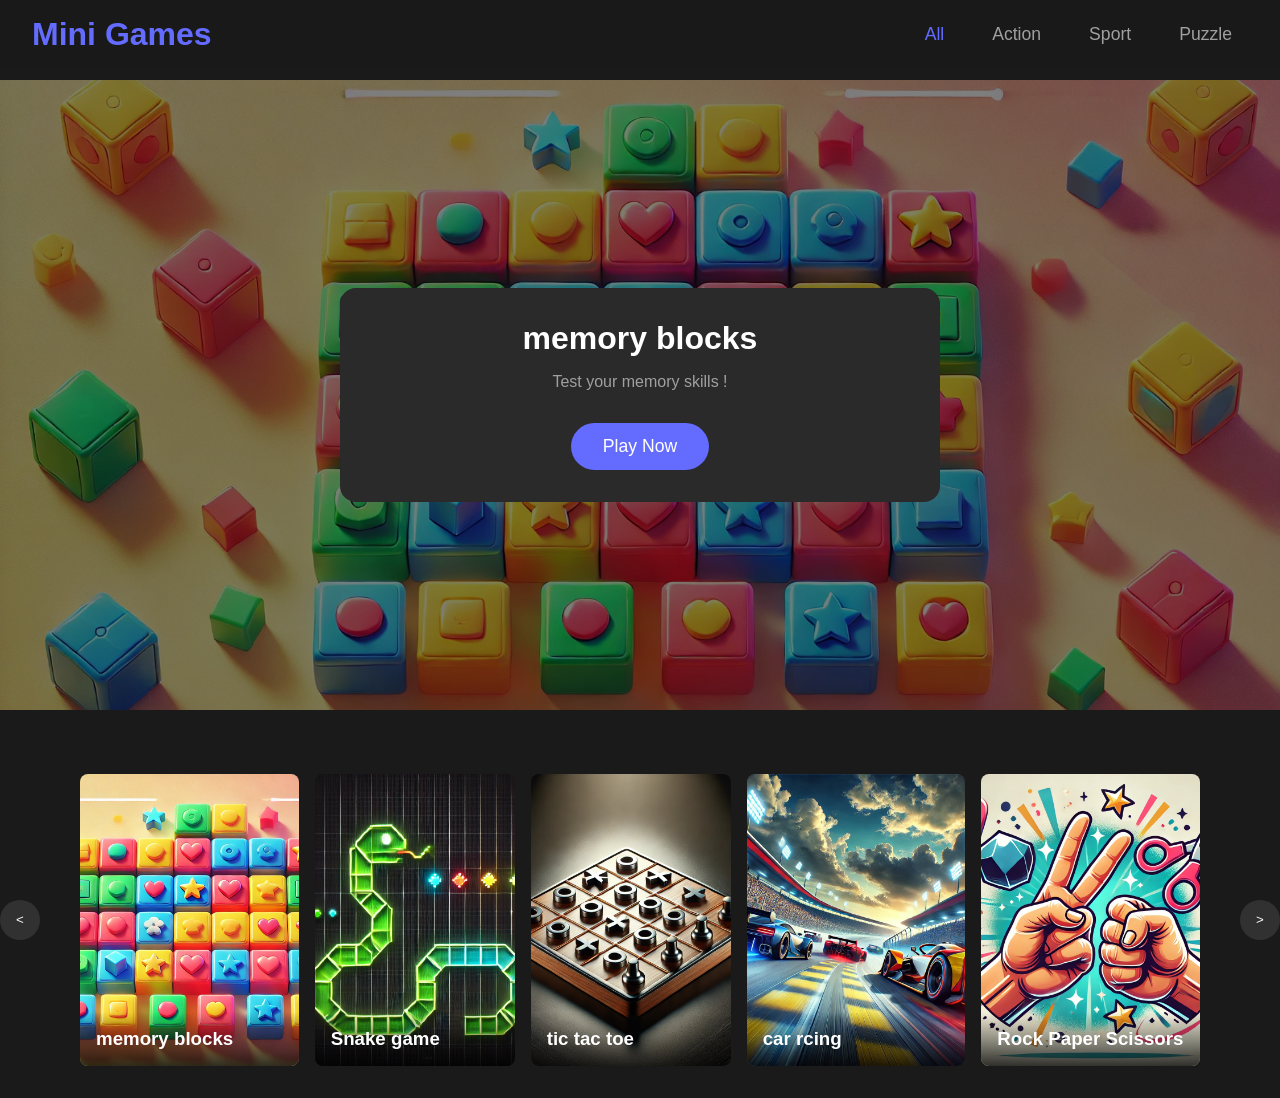
<file: index.html>
<!DOCTYPE html>
<html lang="en">
<head>
    <meta charset="UTF-8">
    <meta name="viewport" content="width=device-width, initial-scale=1.0">
    <title>Mini Games</title>
    <link rel="shortcut icon" href="MinigameGame.png" type="image/x-icon">
    <link rel="stylesheet" href="style.css">
 </head> 
<body>
    <nav class="navbar">
    <div class="nav-logo">Mini Games</div>
    <div class="hamburger" onclick="toggleMenu()">
        <div></div>
        <div></div>
        <div></div>
    </div>
    <div class="nav-categories">
        <button class="category-btn active" data-category="all">All</button>
        <button class="category-btn" data-category="Action">Action</button>
        <button class="category-btn" data-category="Sport">Sport</button>
        <button class="category-btn" data-category="Puzzle">Puzzle</button>
    </div>
</nav>

    <main>
        <div class="featured-game">
            <div class="game-card featured">
                <h2>Dragon Quest</h2>
                <p>Embark on an epic journey through magical realms</p>
                <button class="play-btn" >Play Now</button>
            </div>
        </div>

        <div class="game-carousel">
            <button class="scroll-btn left">&lt;</button>
            <div class="carousel-container">
                <div class="carousel-track">
                    <!-- Games will be inserted here by JavaScript -->
                </div>
            </div>
            <button class="scroll-btn right">&gt;</button>
        </div>
    </main>
    <script src="main.js"></script>
</body>
</html>
</file>
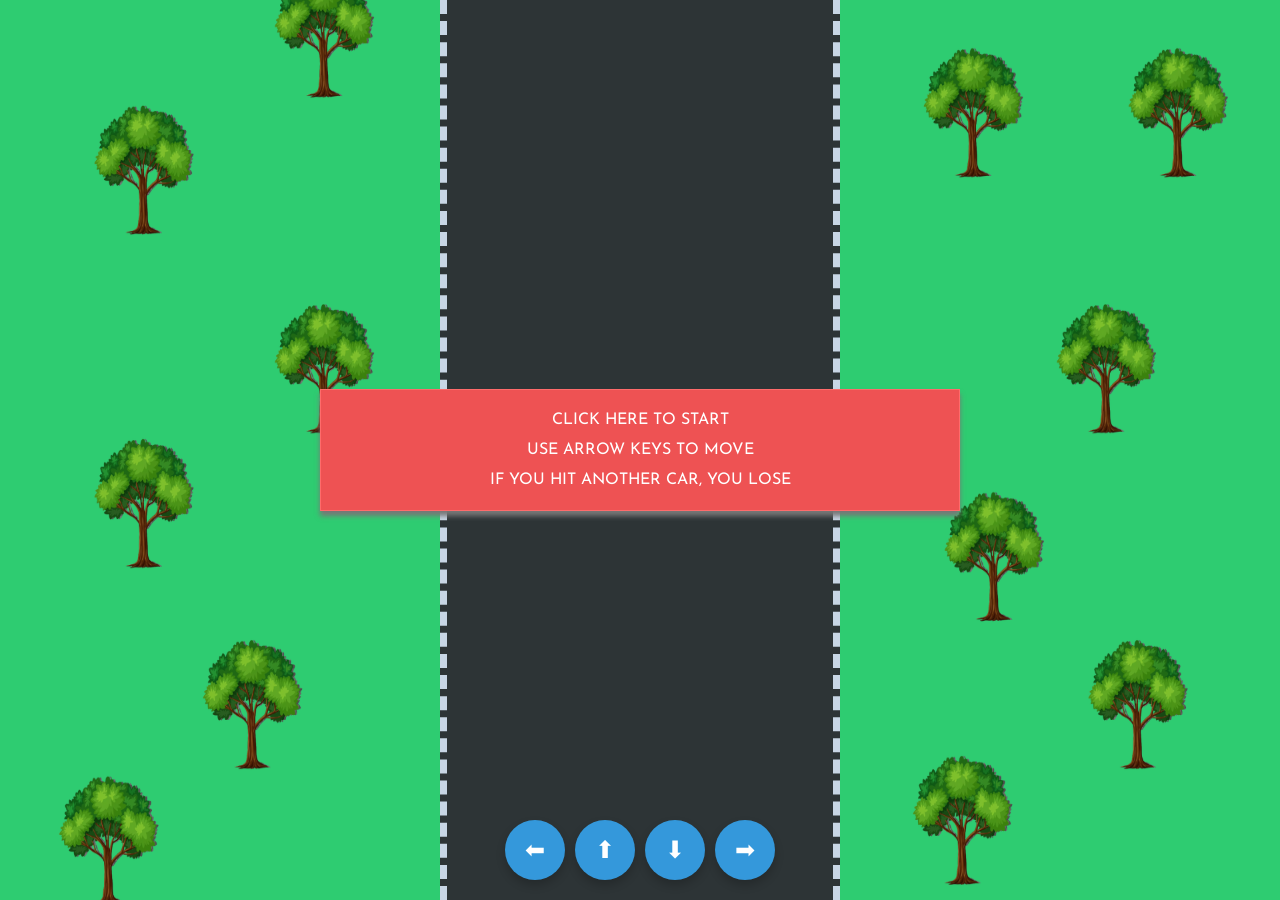
<file: games/car.html>
<!DOCTYPE html>
<html lang="en">

<head>
    <meta charset="UTF-8" />
    <meta http-equiv="X-UA-Compatible" content="IE=edge" />
    <meta name="viewport" content="width=device-width, initial-scale=1.0" />
    <title>Car Game</title>
    <link rel="shortcut icon" href="favicon.ico?" type="image/x-icon">
    <link rel="icon" href="favicon.ico?" type="image/x-icon">
    <link rel="preconnect" href="https://fonts.googleapis.com">
    <link rel="preconnect" href="https://fonts.gstatic.com" crossorigin>
    <link href="https://fonts.googleapis.com/css2?family=Josefin+Sans:wght@400;600&display=swap" rel="stylesheet">
    <style>
        * {
            padding: 0;
            margin: 0;
            box-sizing: border-box;
            font-family: 'Josefin Sans', sans-serif;
        }

        .carGame {
            width: 100vw;
            height: 100vh;
            background: url("bg_image.png");
            background-size: 100% 100%;
            background-repeat: no-repeat;
        }

        .startScreen {
            width: 50vw;
            position: absolute;
            background-color: #ee5253;
            left: 50%;
            top: 50%;
            transform: translate(-50%, -50%);
            color: white;
            z-index: 1;
            text-align: center;
            border: 1px solid #ff6b6b;
            padding: 15px;
            margin: auto;
            cursor: pointer;
            letter-spacing: 5;
            word-spacing: 3;
            line-height: 30px;
            text-transform: uppercase;
            box-shadow: 0px 5px 5px #777;
        }

        .score {
            position: absolute;
            top: 15px;
            left: 50px;
            background-color: #2ecc71;
            text-align: center;
            color: white;
            height: 70px;
            width: 300px;
            font-size: 1.5rem;
            box-shadow: 0px 3px 5px #777;
            display: flex;
            justify-content: center;
            align-items: center;
        }

        .hide {
            display: none;
        }

        .car,
        .enemyCar {
            width: 40px;
            height: 70px;
            background-image: url("car4.png");
            background-size: 100% 100%;
            background-position: center;
            background-repeat: no-repeat;
            position: absolute;
            left: 50%;
            bottom: 120px;
        }

        .gameArea {
            width: 400px;
            height: 100vh;
            margin: auto;
            background-color: #2d3436;
            position: relative;
            overflow: hidden;
            border-right: 7px dashed #c8d6e5;
            border-left: 7px dashed #c8d6e5;
        }

        .line {
            width: 12px;
            height: 100px;
            background: white;
            position: absolute;
            left: calc(50% - 12px);
        }

        /* Added styles for mobile controls */
        .controls {
            position: absolute;
            bottom: 20px;
            left: 50%;
            transform: translateX(-50%);
            display: flex;
            gap: 10px;
            z-index: 10;
        }

        .control-btn {
            width: 60px;
            height: 60px;
            background-color: #3498db;
            color: white;
            font-size: 24px;
            border: none;
            border-radius: 50%;
            display: flex;
            justify-content: center;
            align-items: center;
            box-shadow: 0 5px 10px rgba(0, 0, 0, 0.2);
            cursor: pointer;
        }

        .control-btn:active {
            background-color: #2980b9;
        }
    </style>
</head>

<body>
    <div class="carGame">
        <div class="score hide"></div>
        <div class="startScreen">
            <p>Click here to start<br />
                Use arrow keys to move<br />
                If you hit another car, you lose
            </p>
        </div>
        <div class="gameArea"></div>
        <!-- Mobile controls -->
        <div class="controls">
            <button class="control-btn" id="left">⬅</button>
            <button class="control-btn" id="up">⬆</button>
            <button class="control-btn" id="down">⬇</button>
            <button class="control-btn" id="right">➡</button>
        </div>
    </div>
    <script>
        const score = document.querySelector(".score");
        const startScreen = document.querySelector(".startScreen");
        const gameArea = document.querySelector(".gameArea");
        const buttons = document.querySelectorAll(".control-btn");

        document.addEventListener("keydown", keyDown);
        document.addEventListener("keyup", keyUp);

        let player = {
            speed: 5,
            x: 0,
            y: 0,
        };

        let keys = {
            ArrowUp: false,
            ArrowDown: false,
            ArrowLeft: false,
            ArrowRight: false,
        };

        startScreen.addEventListener("click", startGame);

        buttons.forEach((button) => {
            button.addEventListener("mousedown", () => handleMovement(button.id, true));
            button.addEventListener("mouseup", () => handleMovement(button.id, false));
            button.addEventListener("touchstart", () => handleMovement(button.id, true));
            button.addEventListener("touchend", () => handleMovement(button.id, false));
        });

        function handleMovement(direction, isActive) {
            if (direction === "up") keys.ArrowUp = isActive;
            if (direction === "down") keys.ArrowDown = isActive;
            if (direction === "left") keys.ArrowLeft = isActive;
            if (direction === "right") keys.ArrowRight = isActive;
        }

        function keyDown(e) {
            e.preventDefault();
            keys[e.key] = true;
        }

        function keyUp(e) {
            e.preventDefault();
            keys[e.key] = false;
        }

        function gamePlay() {
            let car = document.querySelector(".car");
            let road = gameArea.getBoundingClientRect();

            if (player.start) {
                moveLines();
                moveEnemyCar(car);

                if (keys.ArrowUp && player.y > road.top + 150) player.y -= player.speed;
                if (keys.ArrowDown && player.y < road.bottom - 80) player.y += player.speed;
                if (keys.ArrowLeft && player.x > 0) player.x -= player.speed;
                if (keys.ArrowRight && player.x < road.width - 70) player.x += player.speed;

                car.style.top = `${player.y}px`;
                car.style.left = `${player.x}px`;

                window.requestAnimationFrame(gamePlay);

                player.score++;
                score.innerHTML = "Score: " + player.score;
            }
        }

        function startGame() {
            score.classList.remove("hide");
            startScreen.classList.add("hide");
            gameArea.innerHTML = "";

            player.start = true;
            player.score = 0;
            window.requestAnimationFrame(gamePlay);

            for (let i = 0; i < 5; i++) {
                let roadLine = document.createElement("div");
                roadLine.setAttribute("class", "line");
                roadLine.y = i * 150;
                roadLine.style.top = roadLine.y + "px";
                gameArea.appendChild(roadLine);
            }

            let car = document.createElement("div");
            car.setAttribute("class", "car");

            gameArea.appendChild(car);

            player.x = car.offsetLeft;
            player.y = car.offsetTop;

            for (let i = 0; i < 3; i++) {
                let enemyCar = document.createElement("div");
                enemyCar.setAttribute("class", "enemyCar");
                enemyCar.y = (i + 1) * 350 * -1;
                enemyCar.style.top = enemyCar.y + "px";
                enemyCar.style.backgroundImage = `url("car${i + 1}.png")`;
                enemyCar.style.left = Math.floor(Math.random() * 350) + "px";
                gameArea.appendChild(enemyCar);
            }
        }

        function moveLines() {
            let lines = document.querySelectorAll(".line");
            lines.forEach((line) => {
                if (line.y >= 700) line.y -= 750;
                line.y += player.speed;
                line.style.top = line.y + "px";
            });
        }

        function moveEnemyCar(car) {
            let enemyCars = document.querySelectorAll(".enemyCar");
            enemyCars.forEach((enemyCar) => {
                if (isCollide(car, enemyCar)) endGame();

                if (enemyCar.y >= 750) {
                    enemyCar.y = -300;
                    enemyCar.style.left = Math.floor(Math.random() * 350) + "px";
                }
                enemyCar.y += player.speed;
                enemyCar.style.top = enemyCar.y + "px";
            });
        }

        function isCollide(car, enemyCar) {
            carRect = car.getBoundingClientRect();
            enemyCarRect = enemyCar.getBoundingClientRect();

            return !(
                carRect.top > enemyCarRect.bottom ||
                carRect.left > enemyCarRect.right ||
                carRect.right < enemyCarRect.left ||
                carRect.bottom < enemyCarRect.top
            );
        }

        function endGame() {
            player.start = false;
            startScreen.classList.remove("hide");
        }
    </script>
</body>

</html>
</file>
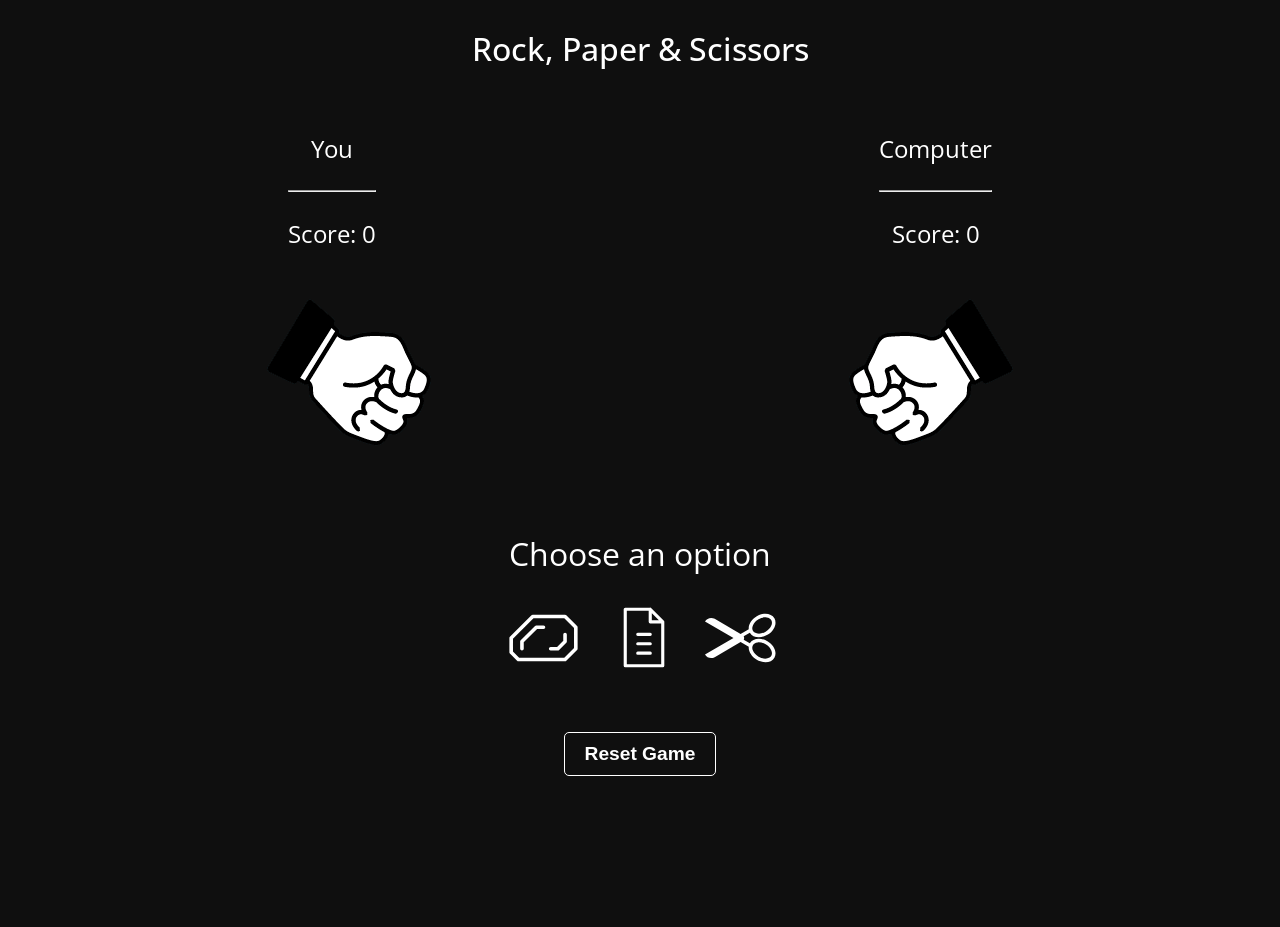
<file: games/rock_paper_scissors.html>
<!DOCTYPE html>
<html lang="en">
  <head>
    <meta charset="UTF-8" />
    <meta http-equiv="X-UA-Compatible" content="IE=edge" />
    <meta name="viewport" content="width=device-width, initial-scale=1.0" />
    <link rel="preconnect" href="https://fonts.googleapis.com">
    <link rel="preconnect" href="https://fonts.gstatic.com" crossorigin>
    <link href="https://fonts.googleapis.com/css2?family=Open+Sans:ital,wght@0,300;0,400;0,500;0,600;0,700;0,800;1,300;1,400;1,500;1,600;1,700;1,800&display=swap" rel="stylesheet">
    <title>Rock,paper & scissor</title>

    <style>
        @keyframes shakePlayer {
  0% { transform: scaleX(-1) translateY(0) }
  25% { transform:scaleX(-1) translateY(10px) }
  50% { transform:scaleX(-1) translateY(-10px) }
  75% { transform:scaleX(-1) translateY(10px) }
  100% { transform:scaleX(-1) translateY(0) }
 }

 @keyframes shakeComputer {
  0% { transform: translateY(0) }
  25% { transform: translateY(10px) }
  50% { transform: translateY(-10px) }
  75% { transform: translateY(10px) }
  100% { transform: translateY(0) }
 }

html,
body {
  padding: 0;
  margin: 0;
  width: 100%;
  overflow-x: hidden;
  background: #0f0f0f;
  color: #fff;
  font-family: "Open Sans", sans-serif;
}

section {
  min-height: 100vh;
  margin: 0 auto;
  width: 80vw;
}


/*--- Reset Button -----*/
.reset{
  background: #0f0f0f;
  border: 1px solid #fff;
  color: #fff;
  padding: 10px 20px;
  font-size: 1.2rem;
  font-weight: 600;
  border-radius: 5px;
  cursor: pointer;
  transition: all 0.3s ease;
}

.reset:hover{
  background: #fff;
  color: #0f0f0f;
}

.reset-div{
  text-align: center;
}
/*--------------------*/

.intro h1 {
  text-align: center;
  font-size: 2rem;
  font-weight: 500;
}

.score {
  display: flex;
  justify-content: space-between;
  align-items: center;
  padding-top: 1rem;
  max-width: 55vw;
  margin: 0 auto;
  text-align: center;
}

.score h2{
  font-weight: 400;
}

.score hr{
  margin-top: 25px;
  margin-bottom: 25px;
}

.winner{
  font-weight: 400;
}

.shakePlayer{
  animation:shakePlayer 0.25s infinite;
}
.shakeComputer{
  animation:shakeComputer 0.25s infinite;
}

@media screen and (max-width:725px) {
  
}
.match {
  display: flex;
  flex-direction: column;
  align-items: center;
  justify-content: space-between;
  margin-top: -2rem;
}

.match h2 {
  font-size: 2rem;
  text-align: center;
}

.match .hands {
  display: flex;
  flex-direction: row;
  width: 100%;
  justify-content: space-around;
  align-items: center;
}

/* .player-hand,
.computer-hand{

} */
.match .hands .player-hand {
  transform: scaleX(-1);
}

.options {
  min-height: 130px;
  display: flex;
  align-items: flex-start;
  gap: 1.5rem;
  margin: 0 auto;
  justify-content: center;
}

.options button {
  display: inline-block;
  outline: none;
  cursor: pointer;
  border: none;
  color: #fff;
  background-color: transparent;
}

.options button label{
  font-size: 18px;
  margin-top: 0px;
  opacity: 0;
  display: none;
}

.options button:hover > label{
  margin-top: 25px;
  display: inline-block;
  opacity: 1;
}

.options button img{
  height: 50px;
}

.options .paper img{
  width: 50px;
  height: auto;
}

.options .rock img{
  margin-top: 10px;
}

.options .scissor img{
  margin-top: 10px;
}

@media screen and (max-width: 810px) {
  .score{
    max-width: 60vw;
  }
  .player-hand, .computer-hand {
    width: 215px;
  }
  h2.result{
    font-size: 1.3rem;
  }
  h2.winner{
    font-size: 1.5rem;
  }
}

@media screen and (max-width: 550px) {
  .score{
    max-width: 70vw;
  }
  .hands{
    gap: 1rem;
  }
.player-hand,
.computer-hand{
  width: 170px;
}
h2.result{
  font-size: 1.2rem;
}
h2.winner{
  font-size: 1.5rem;
}
}
    </style>
    
  </head>
  <body>
    <section class="game">
      <div class="intro">
        <h1>Rock, Paper & Scissors</h1>
      </div>

      <div class="score">
        <h2>
          You
          <br>
          <hr>
          Score: <span class="you">0</span>
        </h2>
        <h2>
          Computer
          <br>
          <hr>
          Score: <span class="computer">0</span>
        </h2>
      </div>

      <div class="match">
        <div class="hands">
          <img class="player-hand" src="rock.png" alt="" />
          <h2 class="result"></h2>
          <img class="computer-hand" src="rock.png" alt="" />
        </div>

        <h2 class="winner">Choose an option</h2>
        <div class="options">
          <button class="rock">
            <img src="./rock.svg" alt="rock"></img>
            <br>
            <label>rock</label>
          </button>
          <button class="paper">
            <img src="./paper.svg" alt="paper"></img>
            <br>
            <label>paper</label>
          </button>
          <button class="scissor">
            <img src="./scissor.svg" alt="scissor"></img>
            <br>
            <label>scissor</label>
          </button>
        </div>
      </div>
      
      <!----- Reset Button ----->
      <div class="reset-div">
        <button class="reset">Reset Game</button>
      </div>

    </section>
    <script>
        const options = ["rock", "paper", "scissor"];
let score = {
  you: 0,
  computer: 0
};
const WIN_GREEN = "#6ac475";
const LOSE_RED = "#c4736a";
const DRAW_BLUE = "#5865f2";

const playerHand = document.querySelector(".hands .player-hand");
const computerHand = document.querySelector(".hands .computer-hand");

function getRandomInt() {
  return Math.floor(Math.random() * 3);
}

const btns = document.querySelectorAll(".options button");
btns.forEach((btn) => {
  btn.addEventListener("click", () => {
    document.querySelector(".hands .player-hand").src = "rock.png";
    document.querySelector(".hands .computer-hand").src = "rock.png";
    playerHand.classList.add('shakePlayer')
    computerHand.classList.add('shakeComputer')
    const playerA = btn.querySelector("label").innerText;
    const playerB = options[getRandomInt()];
    setTimeout(()=>compare(playerA, playerB),1000)
    
  });
});

function compare(player, computer) {
  const won = "YOU WON";
  const lose = "YOU LOST";
  const resultEl = document.querySelector(".hands .result");
  const youScore = document.querySelector(".score .you");
  const computerScore = document.querySelector(".score .computer");

  if (player == computer) {
    console.log(`${player} is equal to ${computer}`);
    update(player, computer);
    resultEl.style.color = DRAW_BLUE;
    resultEl.innerText = "DRAW";
  } else if (player == "rock" && computer == "scissor") {
    console.log(`${player} defeats ${computer}`);
    update(player, computer);
    score.you++;
    resultEl.style.color = WIN_GREEN;
    resultEl.innerText = won;
    youScore.innerText = score.you;
  } else if (player == "rock" && computer == "paper") {
    console.log(`${player} loses to ${computer}`);
    update(player, computer);
    score.computer++;
    resultEl.style.color = LOSE_RED;
    resultEl.innerText = lose;
    computerScore.innerText = score.computer;
  } else if (player == "paper" && computer == "scissor") {
    console.log(`${player} loses to ${computer}`);
    update(player, computer);
    score.computer++;
    resultEl.style.color = LOSE_RED;
    resultEl.innerText = lose;
    computerScore.innerText = score.computer;
  } else if (player == "paper" && computer == "rock") {
    console.log(`${player} defeats ${computer}`);
    update(player, computer);
    score.you++;
    resultEl.style.color = WIN_GREEN;
    resultEl.innerText = won;
    youScore.innerText = score.you;
  } else if (player == "scissor" && computer == "rock") {
    console.log(`${player} loses to ${computer}`);
    update(player, computer);
    score.computer++;
    resultEl.style.color = LOSE_RED;
    resultEl.innerText = lose;
    computerScore.innerText = score.computer;
  } else if (player == "scissor" && computer == "paper") {
    console.log(`${player} defeats ${computer}`);
    update(player, computer);
    score.you++;
    resultEl.style.color = WIN_GREEN;
    resultEl.innerText = won;
    youScore.innerText = score.you;
  }
  // playerHand.classList.remove('shake')
  // computerHand.classList.remove('shake')
}
function update(player, computer) {
  const rock = "rock.png";
  const paper = "paper.png";
  const scissor = "scissor.png";

  // playerHand
  if (player == "rock") {
    playerHand.src = rock;
  } else if (player == "paper") {
    playerHand.src = paper;
  } else if (player == "scissor") {
    playerHand.src = scissor;
  }

  // computerHand
  if (computer == "rock") {
    computerHand.src = rock;
  } else if (computer == "paper") {
    computerHand.src = paper;
  } else if (computer == "scissor") {
    computerHand.src = scissor;
  }
  playerHand.classList.remove('shakePlayer')
  computerHand.classList.remove('shakeComputer')
}


//Reset Game Button ---------------------------------
const resetBtn = document.querySelector(".reset");
resetBtn.addEventListener("click", () => {
  score.you = 0;
  score.computer = 0;
  document.querySelector(".score .you").innerText = score.you;
  document.querySelector(".score .computer").innerText = score.computer;
  document.querySelector(".hands .result").innerText = "";
  document.querySelector(".hands .player-hand").src = "rock.png";
  document.querySelector(".hands .computer-hand").src = "rock.png";
});


// // Mapping
// // 0 -> rock, 1->paper, 2->scissor
// const options = ["rock", "paper", "scissor"];

// // number
// /**
//  *
//  * @param {number} player1Choice
//  * @param {number} player2Choice
//  * return string player1, player2, draw
//  */
// function whoWon(player1Choice, player2Choice) {
//   /**
//    * 0, 0 => draw
//    * 0, 1 => rock
//    * 0, 2 => scissor
//    * 1, 0 => rock
//    * 1, 1 => draw
//    * 1, 2
//    * 2, 0
//    * 2, 1
//    * 2, 2 => draw
//    */
// }

// function generateComputerChoice() {
//   let a = options[getRandomInt(3)];
//   console.log(a);
// }
// generateComputerChoice();

// function getRandomInt(max) {
//   return Math.floor(Math.random() * max);
// }
    </script>
  </body>
</html>
</file>
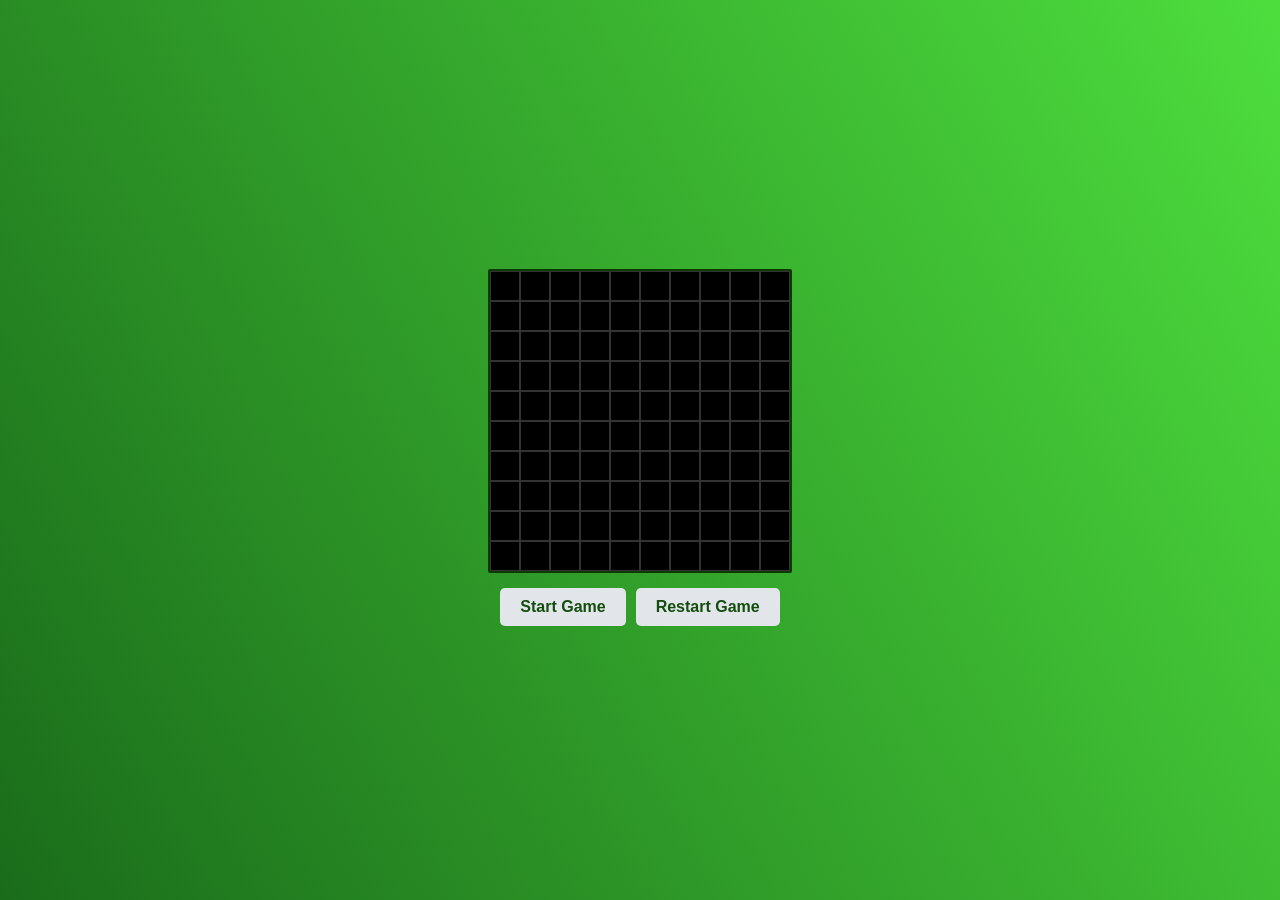
<file: games/snake.html>
<!DOCTYPE html>
<html lang="en">
<head>
    <meta charset="UTF-8">
    <meta name="viewport" content="width=device-width, initial-scale=1.0">
    <title>Snake Game</title>
    <style>
        body {
            margin: 0;
            font-family: Arial, sans-serif;
            display: flex;
            flex-direction: column;
            justify-content: center;
            align-items: center;
            height: 100vh;
            background:linear-gradient(60deg,rgb(26, 108, 26),rgb(77, 222, 61));
            
        }
        #board {
            display: grid;
            background-color: black;
            border: 2px solid #0d3a03;
            border-radius: 2px;
        }
        .square {
            border: 1px solid #333;
            background-color: black;
        }
        #controls {
            display: flex;
            justify-content: center;
            margin-top: 10px;
        }
        button {
            margin: 5px;
            padding: 10px 20px;
            font-size: 16px;
            background-color: #e2e5e9;
            color: rgb(20, 78, 15);
            font-weight: bold;
            border: none;
            border-radius: 5px;
            cursor: pointer;
        }
        button:hover {
            background-color: #023501;
            color:rgb(243, 240, 240);
        }
        #movementButtons {
            display: none; /* Hidden by default */
            flex-direction: column;
            align-items: center;
            margin-top: 10px;
        }
        .arrow-buttons {
            display: flex;
            justify-content: center;
            gap: 10px;
        }
        #gameOver {
            display: none;
            text-align: center;
            position: absolute;
            top: 50%;
            left: 50%;
            transform: translate(-50%, -50%);
            background: rgba(0, 0, 0, 0.8);
            color: white;
            padding: 20px;
            border-radius: 10px;
        }

        /* Media Query: Show buttons only on screens narrower than 768px */
        @media (max-width: 768px) {
            #movementButtons {
                display: flex; /* Show the movement buttons on mobile screens */
            }
        }
    </style>
</head>
<body>
    <div id="board"></div>
    <div id="controls">
        <button id="startButton">Start Game</button>
        <button id="restartButton">Restart Game</button>
    </div>
    <div id="movementButtons">
        <button id="upButton">Up</button>
        <div class="arrow-buttons">
            <button id="leftButton">Left</button>
            <button id="rightButton">Right</button>
        </div>
        <button id="downButton">Down</button>
    </div>
    <div id="gameOver">
        <h1>Game Over</h1>
        <p id="scoreDisplay"></p>
        <button id="playAgain">Play Again</button>
    </div>
    <script>
        const board = document.getElementById("board");
        const startButton = document.getElementById("startButton");
        const restartButton = document.getElementById("restartButton");
        const gameOverPanel = document.getElementById("gameOver");
        const scoreDisplay = document.getElementById("scoreDisplay");
        const playAgain = document.getElementById("playAgain");

        const upButton = document.getElementById("upButton");
        const downButton = document.getElementById("downButton");
        const leftButton = document.getElementById("leftButton");
        const rightButton = document.getElementById("rightButton");

        let squares = [];
        let snake = [2, 1, 0];
        let direction = 1;
        let foodIndex = 0;
        let width = 10; // Board width
        let intervalTime = 500;
        let interval;
        let score = 0;

        function createBoard() {
            board.style.gridTemplateColumns = `repeat(${width}, 1fr)`;
            board.style.width = `${width * 30}px`;
            board.style.height = `${width * 30}px`;
            for (let i = 0; i < width * width; i++) {
                const square = document.createElement("div");
                square.classList.add("square");
                board.appendChild(square);
                squares.push(square);
            }
        }

        function startGame() {
            resetGame();
            drawSnake();
            generateFood();
            interval = setInterval(move, intervalTime);
        }

        function resetGame() {
            clearInterval(interval);
            squares.forEach(square => (square.style.backgroundColor = "black"));
            snake = [2, 1, 0];
            direction = 1;
            score = 0;
            intervalTime = 500;
            gameOverPanel.style.display = "none";
            board.style.display = "grid";
        }

        function drawSnake() {
            snake.forEach(index => (squares[index].style.backgroundColor = "lime"));
        }

        function move() {
            const head = snake[0] + direction;

            // Check for wall collisions
            if (
                (direction === 1 && head % width === 0) || // Right wall
                (direction === -1 && head % width === width - 1) || // Left wall
                (direction === -width && head < 0) || // Top wall
                (direction === width && head >= width * width) || // Bottom wall
                snake.includes(head) // Self-collision
            ) {
                gameOver();
                return;
            }

            snake.unshift(head);

            // Check for food
            if (head === foodIndex) {
                score++;
                generateFood();
                intervalTime *= 0.9; // Increase speed
                clearInterval(interval);
                interval = setInterval(move, intervalTime);
            } else {
                const tail = snake.pop();
                squares[tail].style.backgroundColor = "black";
            }

            drawSnake();
        }

        function generateFood() {
            do {
                foodIndex = Math.floor(Math.random() * squares.length);
            } while (snake.includes(foodIndex));
            squares[foodIndex].style.backgroundColor = "red";
        }

        function control(e) {
            if (e.key === "ArrowUp" && direction !== width) direction = -width;
            else if (e.key === "ArrowDown" && direction !== -width) direction = width;
            else if (e.key === "ArrowLeft" && direction !== 1) direction = -1;
            else if (e.key === "ArrowRight" && direction !== -1) direction = 1;
        }

        function handleButtonInput(inputDirection) {
            if (inputDirection === "up" && direction !== width) direction = -width;
            else if (inputDirection === "down" && direction !== -width) direction = width;
            else if (inputDirection === "left" && direction !== 1) direction = -1;
            else if (inputDirection === "right" && direction !== -1) direction = 1;
        }

        function gameOver() {
            clearInterval(interval);
            board.style.display = "none";
            gameOverPanel.style.display = "block";
            scoreDisplay.textContent = `Your Score: ${score}`;
        }

        document.addEventListener("keydown", control);
        startButton.addEventListener("click", startGame);
        restartButton.addEventListener("click", startGame);
        playAgain.addEventListener("click", startGame);

        upButton.addEventListener("click", () => handleButtonInput("up"));
        downButton.addEventListener("click", () => handleButtonInput("down"));
        leftButton.addEventListener("click", () => handleButtonInput("left"));
        rightButton.addEventListener("click", () => handleButtonInput("right"));

        createBoard();
    </script>
</body>
</html>
</file>
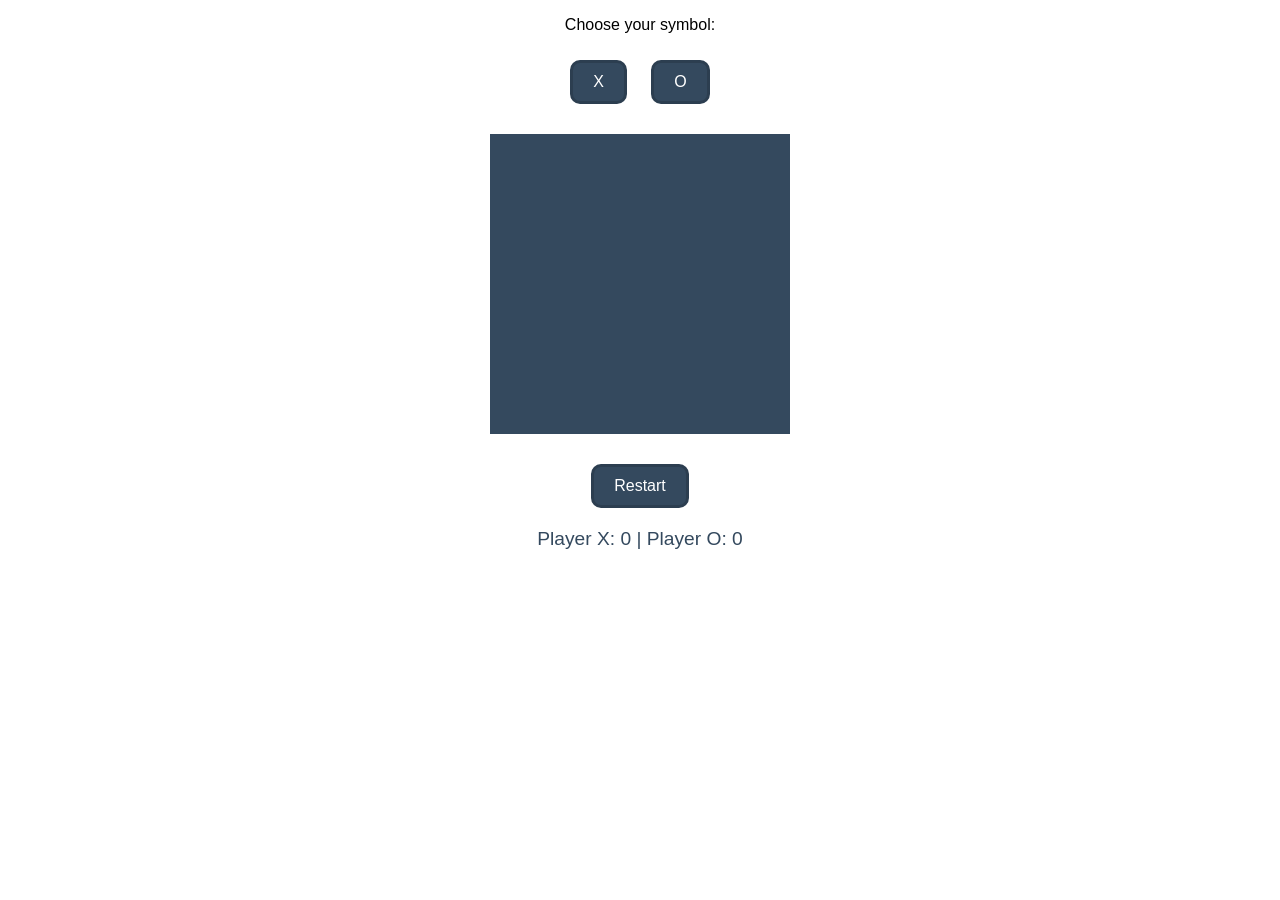
<file: games/tic.html>
<!DOCTYPE html>
<html lang="en">
<head>
    <meta charset="UTF-8">
    <meta name="viewport" content="width=device-width, initial-scale=1.0">
    <meta http-equiv="X-UA-Compatible" content="ie=edge">
    <title>Tic Tac Toe</title>
    <style>
        body {
            margin: 0;
            display: flex;
            flex-direction: column;
            align-items: center;
            font-family: Helvetica, Arial, sans-serif;
            background-image:url("https://media.gettyimages.com/id/1398147440/video/alphabet-background-blue-and-black-color-animation-moving-on-screen.jpg?s=640x640&k=20&c=gIzOGKXvwHCE96LoaBR9y_kzX-vuHKGUpybqgSLYzdc=");
            background-size: cover;
        }

        .game {
            display: grid;
            gap: 5px;
            background-color: #34495e;
            width: 300px;
            height: 300px;
            grid-template: repeat(3, 1fr) / repeat(3, 1fr);
            margin: 20px 0;
        }

        .game > div {
            background-color: #d5dbe1;
            color:rgb(15, 13, 13);
            font-size: 4em;
            display: flex;
            justify-content: center;
            align-items: center;
            border-radius: 5px;
            cursor: pointer;
            transition: background-color 0.3s, transform 0.3s;
        }

        .game > div:hover {
            transform: scale(1.05);
            background-color:  #ced5db;
        }

        .game > div.winner {
            background: #a5ff80;
            animation: blink 0.8s infinite alternate;
        }

        @keyframes blink {
            0% { background-color: #a5ff80; }
            100% { background-color: #76d07a; }
        }

        .btn {
            border: 3px solid #2c3e50;
            background-color: #34495e;
            color: white;
            padding: 10px 20px;
            font-size: 1em;
            border-radius: 10px;
            margin-top: 10px;
            cursor: pointer;
        }

        .btn:hover {
            background-color: #1abc9c;
        }

        .scoreboard {
            margin-top: 20px;
            color: #34495e;
            font-size: 1.2em;
        }

        #symbol-selection {
            text-align: center;
        }

        #symbol-selection button {
            margin: 10px;
        }
    </style>
</head>
<body>
    <div id="symbol-selection">
        <p>Choose your symbol:</p>
        <button class="btn" onclick="tic_tac_toe.setSymbols('X', 'O')">X</button>
        <button class="btn" onclick="tic_tac_toe.setSymbols('O', 'X')">O</button>
    </div>
    <div class="game"></div>
    <button class="btn" onclick="tic_tac_toe.restart()">Restart</button>
    <div class="scoreboard">
        Player X: <span id="score-x">0</span> | Player O: <span id="score-o">0</span>
    </div>

    <script>
        const tic_tac_toe = {
            board: Array(9).fill(''),
            symbols: { options: [], turn_index: 0 },
            container_element: null,
            gameover: false,
            scores: { X: 0, O: 0 },
            winning_sequences: [
                [0, 1, 2],
                [3, 4, 5],
                [6, 7, 8],
                [0, 3, 6],
                [1, 4, 7],
                [2, 5, 8],
                [0, 4, 8],
                [2, 4, 6]
            ],

            init(container) {
                this.container_element = container;
                document.getElementById('symbol-selection').style.display = 'block';
            },

            setSymbols(playerSymbol, opponentSymbol) {
                this.symbols.options = [playerSymbol, opponentSymbol];
                document.getElementById('symbol-selection').style.display = 'none';
                this.start();
            },

            start() {
                this.board.fill('');
                this.draw();
                this.gameover = false;
            },

            make_play(position) {
                if (this.gameover || this.board[position] !== '') return false;

                const currentSymbol = this.symbols.options[this.symbols.turn_index];
                this.board[position] = currentSymbol;
                this.draw();

                const winning_index = this.check_winning_sequences(currentSymbol);
                if (winning_index >= 0) {
                    this.stylize_winner_sequence(this.winning_sequences[winning_index]);
                    this.game_over(`${currentSymbol} Wins!`);
                    this.update_score(currentSymbol);
                } else if (!this.board.includes('')) {
                    this.game_over('It\'s a Draw!');
                } else {
                    this.symbols.turn_index = 1 - this.symbols.turn_index;
                }
                return true;
            },

            stylize_winner_sequence(winner_sequence) {
                setTimeout(() => {
                    winner_sequence.forEach(pos => {
                        this.container_element.children[pos].classList.add('winner');
                    });
                }, 300); // Delay for smoother effect
            },

            check_winning_sequences(symbol) {
                return this.winning_sequences.findIndex(seq =>
                    seq.every(pos => this.board[pos] === symbol)
                );
            },

            game_over(message) {
                this.gameover = true;
                setTimeout(() => alert(message), 300);
            },

            restart() {
                this.start();
                Array.from(this.container_element.children).forEach(div =>
                    div.classList.remove('winner')
                );
            },

            update_score(winner) {
                this.scores[winner]++;
                document.getElementById(`score-${winner.toLowerCase()}`).textContent = this.scores[winner];
            },

            draw() {
                this.container_element.innerHTML = this.board
                    .map((symbol, index) =>
                        `<div onclick="tic_tac_toe.make_play(${index})">${symbol || ''}</div>`
                    )
                    .join('');
            },
        };

        document.addEventListener('DOMContentLoaded', () => {
            const gameContainer = document.querySelector('.game');
            tic_tac_toe.init(gameContainer);
        });
        
    </script>
</body>
</html>
</file>
<file: style.css>
:root {
    --primary-bg: #1a1a1a;
    --card-bg: #2a2a2a;
    --text-primary: #ffffff;
    --text-secondary: #a0a0a0;
    --accent: #646cff;
}

* {
    margin: 0;
    padding: 0;
    box-sizing: border-box;
}

body {
    font-family: 'Inter', sans-serif;
    background-color: var(--primary-bg);
    color: var(--text-primary);
    min-height: 100vh;
    overflow-x: hidden;
}

/* Default styling for larger screens */
.navbar {
    position: fixed;
    top: 0;
    width: 100%;
    padding: 1rem 2rem;
    background: rgba(26, 26, 26, 0.9);
    backdrop-filter: blur(10px);
    display: flex;
    justify-content: space-between;
    align-items: center;
    z-index: 100;
}

.nav-logo {
    font-size: 2rem;
    font-weight: bold;
    color: var(--accent);
}

.nav-categories {
    display: flex;
    gap: 1rem;

}

.category-btn {
    background: transparent;
    border: none;
    color: var(--text-secondary);
    padding: 0.5rem 1rem;
    cursor: pointer;
    font-size: 1.1rem;
    transition: color 0.3s;
}

.category-btn:hover,
.category-btn.active {
    color: var(--accent);
}

/* Responsive styling for smaller screens */
@media (max-width: 768px) {
    /* Collapsing the categories into a dropdown/hamburger menu */
    .nav-categories {
        display: none;
        position: absolute;
        top: 4rem;
        right: 2rem;
        background: rgba(26, 26, 26, 0.9);
        border-radius: 0.5rem;
        flex-direction: column;
        gap: 1rem;
        padding: 1rem;
    }

    .navbar .nav-categories.show {
        display: flex;
    }

    .nav-categories .category-btn {
        text-align: center;
        width: 100%;
        padding: 1rem;
    }

    /* Hamburger menu icon */
    .hamburger {
        display: flex;
        flex-direction: column;
        gap: 4px;
        cursor: pointer;
    }

    .hamburger div {
        width: 25px;
        height: 3px;
        background-color: var(--accent);
        transition: 0.3s;
    }

    .hamburger.open div:nth-child(1) {
        transform: rotate(45deg) translate(5px, 5px);
    }

    .hamburger.open div:nth-child(2) {
        opacity: 0;
    }

    .hamburger.open div:nth-child(3) {
        transform: rotate(-45deg) translate(5px, -5px);
    }
}

main {
    padding-top: 5rem;
    min-height: 100vh;
    position: relative;
}

.featured-game {
    height: 70vh;
    display: flex;
    justify-content: center;
    align-items: center;
    transition: background 0.5s ease;
    background-size: cover;
    background-position: center;
    position: relative;
}

.featured-game::before {
    content: '';
    position: absolute;
    top: 0;
    left: 0;
    right: 0;
    bottom: 0;
    background: rgba(0, 0, 0, 0.5);
}

.game-card {
    background: var(--card-bg);
    border-radius: 1rem;
    padding: 2rem;
    text-align: center;
    position: relative;
    transition: transform 0.3s;
}

.game-card.featured {
    width: 80%;
    max-width: 600px;
    z-index: 2;
}

.game-card h2 {
    font-size: 2rem;
    margin-bottom: 1rem;
}

.game-card p {
    color: var(--text-secondary);
    margin-bottom: 2rem;
}

.play-btn {
    background: var(--accent);
    color: white;
    border: none;
    padding: 0.8rem 2rem;
    border-radius: 2rem;
    cursor: pointer;
    font-size: 1.1rem;
    transition: transform 0.2s;
}

.play-btn:hover {
    transform: scale(1.05);
}

.game-carousel {
    position: relative;
    padding: 2rem;
    margin-top: 2rem;
}

.carousel-container {
    overflow: hidden;
    margin: 0 3rem;
    position: relative;
}

.carousel-track {
    display: flex;
    gap: 1rem;
    transition: transform 0.5s ease;
   

}



.mini-card {
    min-width: 200px;
    aspect-ratio: 3/4;
    border-radius: 0.5rem;
    overflow: hidden;
    position: relative;
    cursor: pointer;
    transition: transform 0.3s;
}

.mini-card:hover {
    transform: translateY(-10px);
}

.mini-card img {
    width: 100%;
    height: 100%;
    object-fit: cover;
}

.mini-card .card-content {
    position: absolute;
    bottom: 0;
    left: 0;
    right: 0;
    padding: 1rem;
    background: linear-gradient(transparent, rgba(0, 0, 0, 0.8));
    color: white;
}

.scroll-btn {
    position: absolute;
    top: 50%;
    transform: translateY(-50%);
    background: rgba(255, 255, 255, 0.1);
    border: none;
    color: white;
    width: 2.5rem;
    height: 2.5rem;
    border-radius: 50%;
    cursor: pointer;
    transition: background 0.3s;
}

.scroll-btn:hover {
    background: rgba(255, 255, 255, 0.2);
}

.scroll-btn.left {
    left: 0;
}

.scroll-btn.right {
    right: 0;
}
</file>
